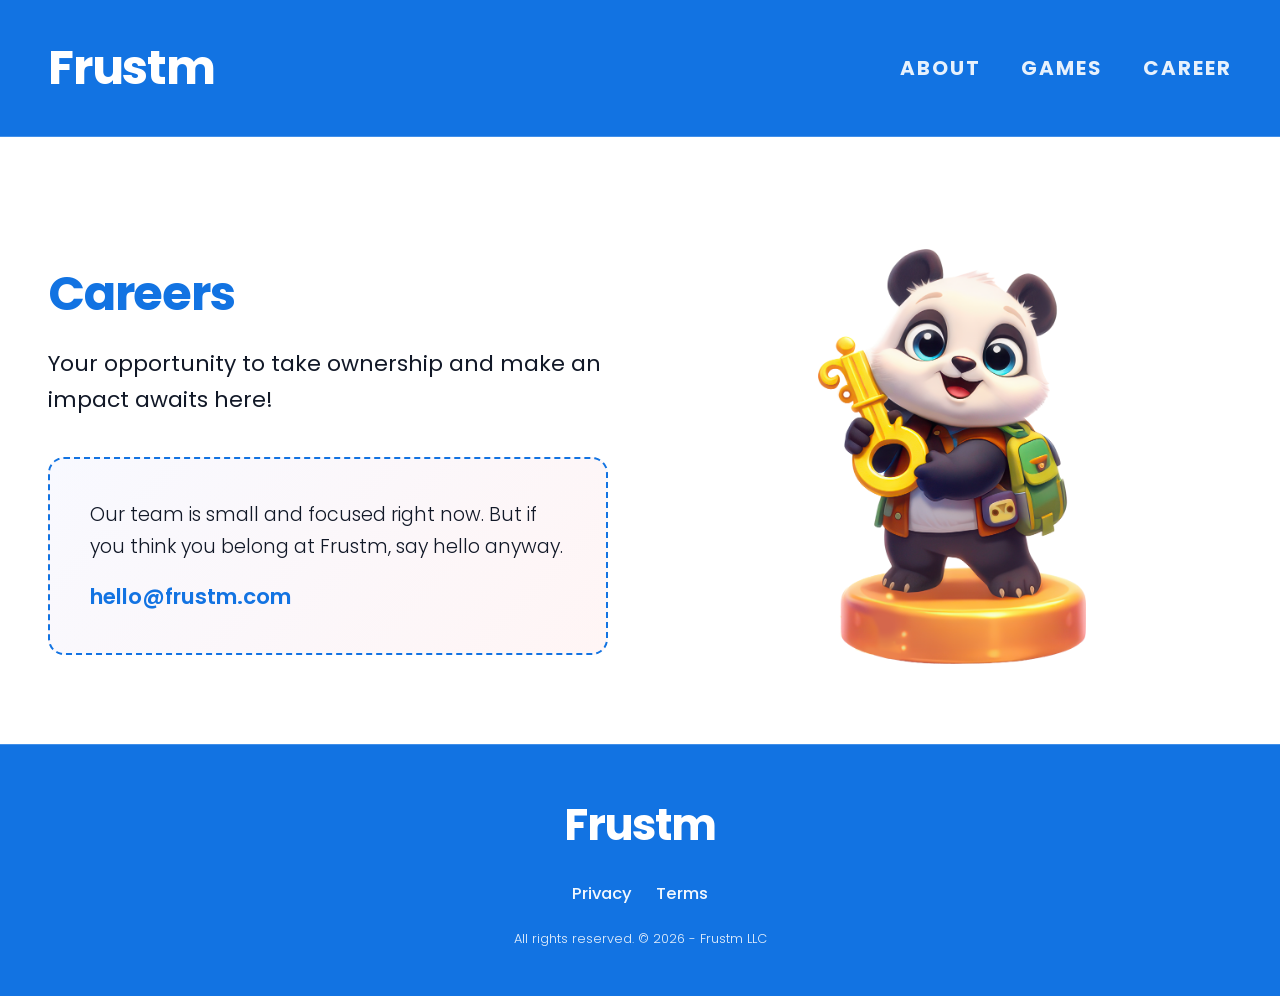
<file: careers.html>
<!DOCTYPE html>
<html lang="en">
<head>
    <meta charset="utf-8"/>
    <meta name="viewport" content="width=device-width, initial-scale=1.0"/>
    <title>Careers - Frustm</title>
    <link rel="icon" href="Fav.png" type="image/png"/>
    <link rel="apple-touch-icon" href="Fav.png"/>
    <link rel="preconnect" href="https://fonts.googleapis.com"/>
    <link rel="preconnect" href="https://fonts.gstatic.com" crossorigin/>
    <link href="https://fonts.googleapis.com/css2?family=Poppins:wght@300;400;500;600;700;800;900&display=swap" rel="stylesheet"/>
    <link href="https://fonts.googleapis.com/css2?family=Material+Symbols+Outlined:wght,FILL@100..700,0..1&display=swap" rel="stylesheet"/>
    <link rel="stylesheet" href="styles.css"/>
</head>
<body>
    <nav class="nav">
        <div class="nav-container">
            <a href="index.html" class="nav-brand">
                <span class="brand-text">Frustm</span>
            </a>
            <div class="nav-links">
                <a class="nav-link" href="index.html#about">About</a>
                <a class="nav-link" href="index.html#our-games">Games</a>
                <a class="nav-link" href="careers.html">Career</a>
            </div>
            <button class="nav-toggle" type="button" aria-label="Toggle menu">
                <span class="material-symbols-outlined">menu</span>
            </button>
        </div>
        <div class="nav-mobile">
            <a class="nav-link" href="index.html#about">About</a>
            <a class="nav-link" href="index.html#our-games">Games</a>
            <a class="nav-link" href="careers.html">Career</a>
        </div>
    </nav>

    <main class="page-content">
        <section class="careers-page">
            <div class="container">
                <div class="careers-page-inner">
                    <div class="careers-page-content">
                        <h1 class="careers-page-heading">Careers</h1>
                        <p class="careers-page-tagline">Your opportunity to take ownership and make an impact awaits here!</p>
                        <div class="careers-not-hiring">
                            <p class="careers-not-hiring-text">Our team is small and focused right now. But if you think you belong at Frustm, say hello anyway.</p>
                            <a href="mailto:hello@frustm.com" class="careers-email">hello@frustm.com</a>
                        </div>
                    </div>
                    <div class="careers-page-image-wrap">
                        <img src="Careers.png" alt="Careers at Frustm" class="careers-page-image"/>
                    </div>
                </div>
            </div>
        </section>
    </main>

    <footer class="footer">
        <div class="container">
            <div class="footer-inner">
                <div class="footer-brand">
                    <span class="footer-brand-text">Frustm</span>
                </div>
                <div class="footer-links">
                    <a href="privacy.html">Privacy</a>
                    <a href="terms.html">Terms</a>
                </div>
                <p class="footer-copyright">All rights reserved. © <span id="year"></span> - Frustm LLC</p>
            </div>
        </div>
    </footer>

    <script src="script.js"></script>
</body>
</html>
</file>
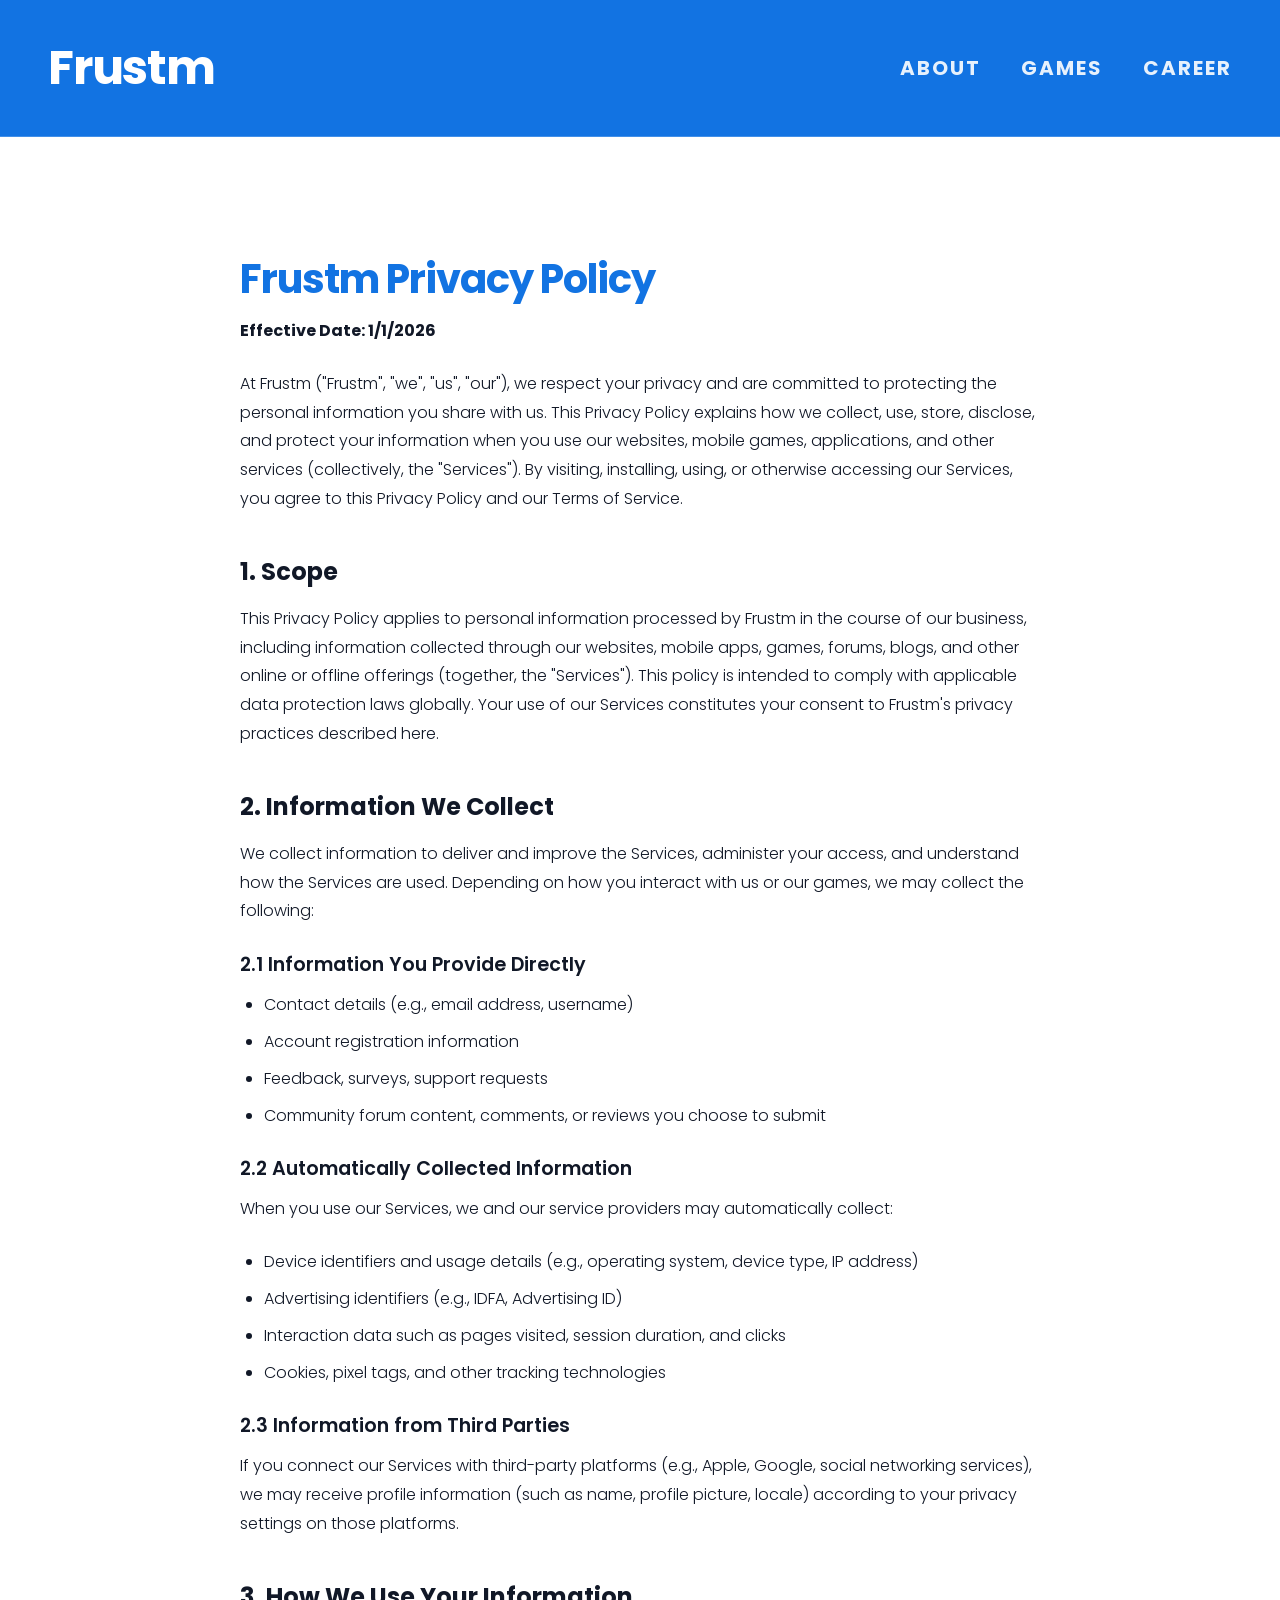
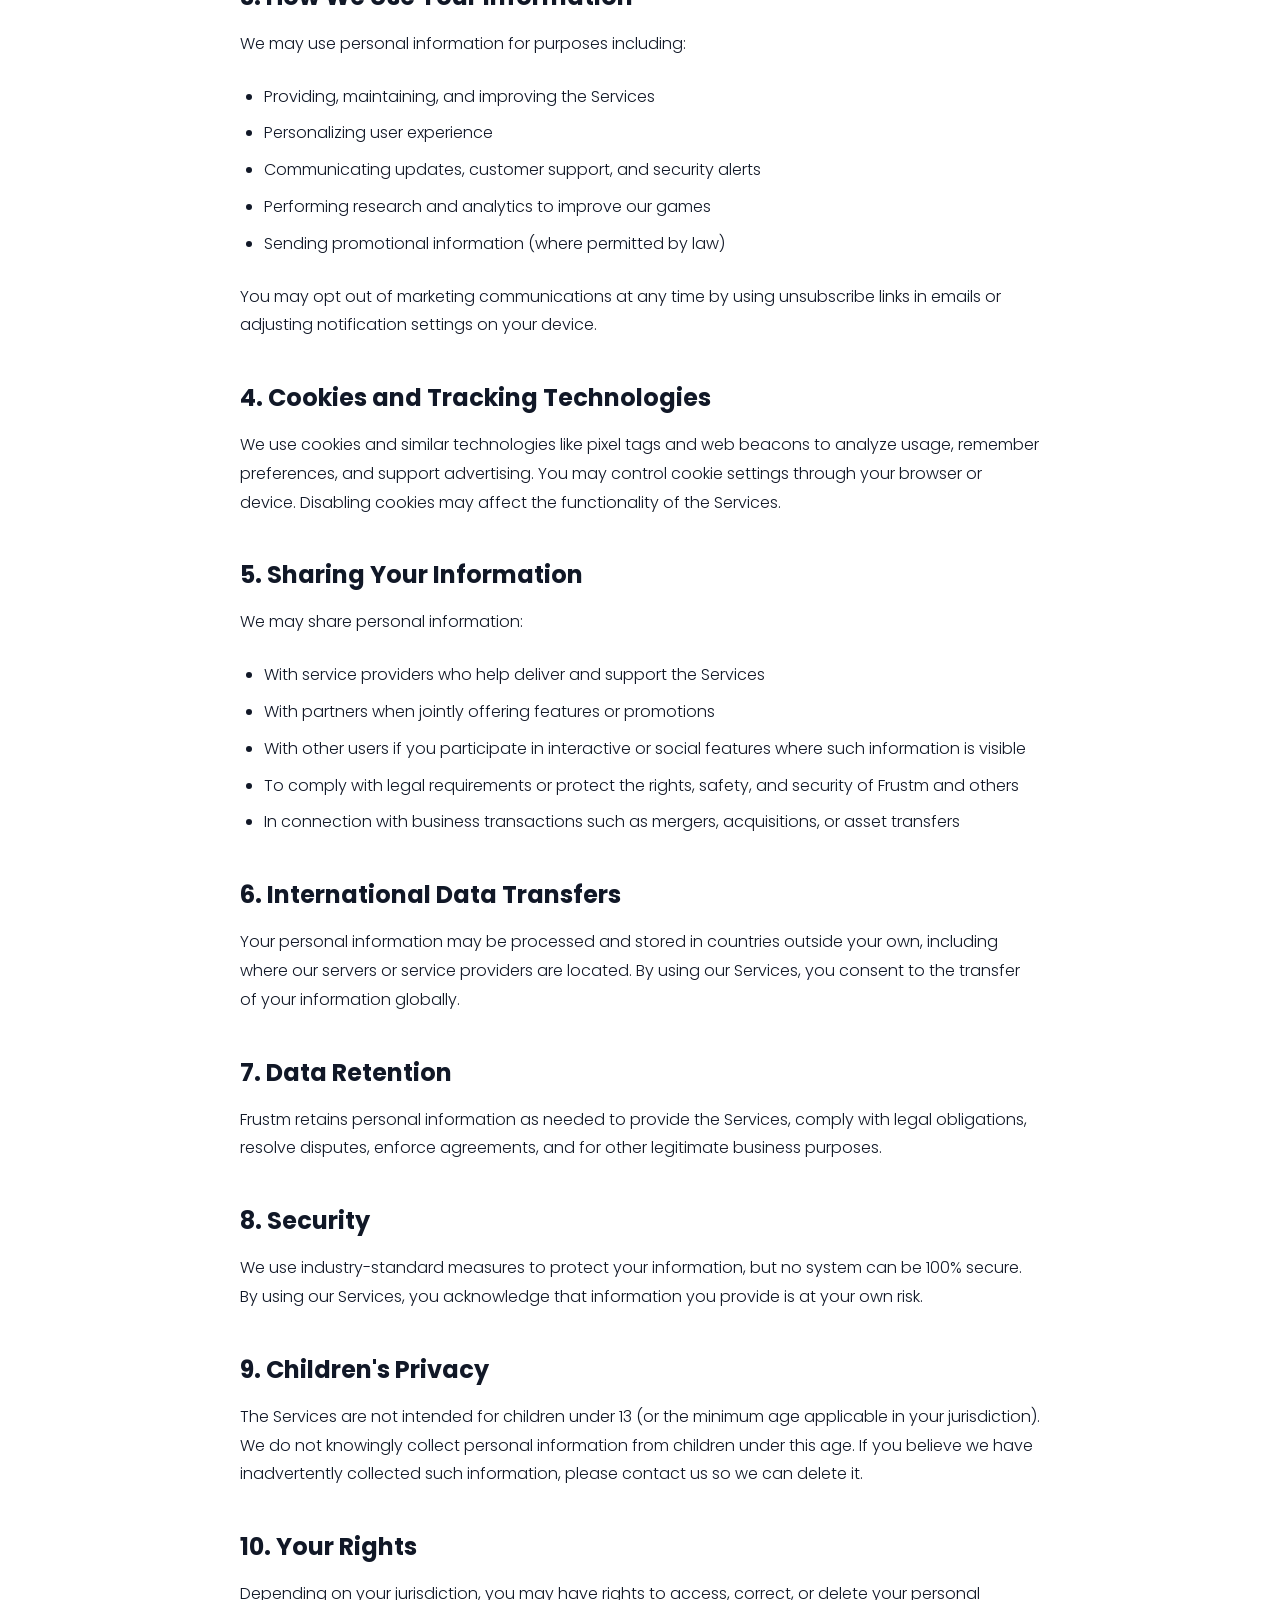
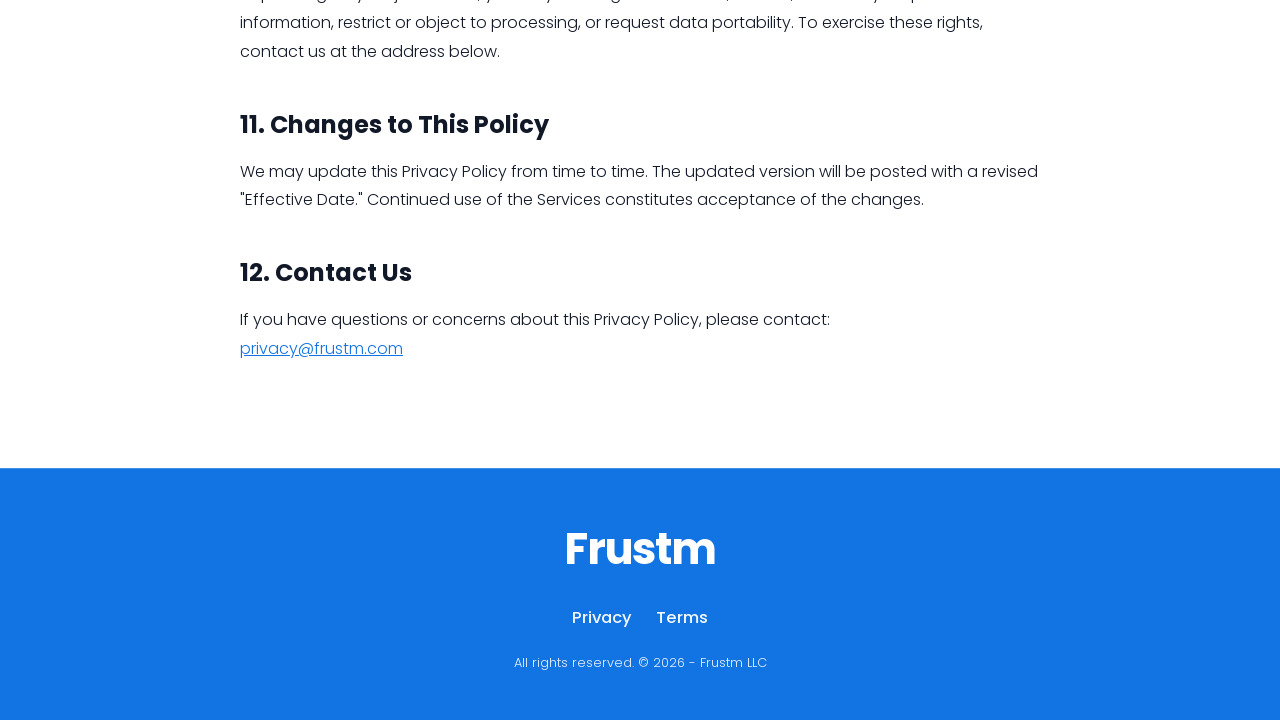
<file: privacy.html>
<!DOCTYPE html>
<html lang="en">
<head>
    <meta charset="utf-8"/>
    <meta name="viewport" content="width=device-width, initial-scale=1.0"/>
    <title>Privacy Policy - Frustm</title>
    <link rel="icon" href="Fav.png" type="image/png"/>
    <link rel="apple-touch-icon" href="Fav.png"/>
    <link rel="preconnect" href="https://fonts.googleapis.com"/>
    <link rel="preconnect" href="https://fonts.gstatic.com" crossorigin/>
    <link href="https://fonts.googleapis.com/css2?family=Poppins:wght@300;400;500;600;700;800;900&display=swap" rel="stylesheet"/>
    <link href="https://fonts.googleapis.com/css2?family=Material+Symbols+Outlined:wght,FILL@100..700,0..1&display=swap" rel="stylesheet"/>
    <link rel="stylesheet" href="styles.css"/>
</head>
<body>
    <nav class="nav">
        <div class="nav-container">
            <a href="index.html" class="nav-brand">
                <span class="brand-text">Frustm</span>
            </a>
            <div class="nav-links">
                <a class="nav-link" href="index.html#about">About</a>
                <a class="nav-link" href="index.html#our-games">Games</a>
                <a class="nav-link" href="careers.html">Career</a>
            </div>
            <button class="nav-toggle" type="button" aria-label="Toggle menu">
                <span class="material-symbols-outlined">menu</span>
            </button>
        </div>
        <div class="nav-mobile">
            <a class="nav-link" href="index.html#about">About</a>
            <a class="nav-link" href="index.html#our-games">Games</a>
            <a class="nav-link" href="careers.html">Career</a>
        </div>
    </nav>

    <main class="page-content">
        <section class="privacy-section">
            <div class="container">
                <article class="privacy-content">
                    <h1 class="privacy-title">Frustm Privacy Policy</h1>
                    <p class="privacy-effective"><strong>Effective Date: 1/1/2026</strong></p>
                    <p class="privacy-intro">
                        At Frustm ("Frustm", "we", "us", "our"), we respect your privacy and are committed to protecting the personal information you share with us. This Privacy Policy explains how we collect, use, store, disclose, and protect your information when you use our websites, mobile games, applications, and other services (collectively, the "Services"). By visiting, installing, using, or otherwise accessing our Services, you agree to this Privacy Policy and our Terms of Service.
                    </p>

                    <h2 class="privacy-h2">1. Scope</h2>
                    <p>
                        This Privacy Policy applies to personal information processed by Frustm in the course of our business, including information collected through our websites, mobile apps, games, forums, blogs, and other online or offline offerings (together, the "Services"). This policy is intended to comply with applicable data protection laws globally. Your use of our Services constitutes your consent to Frustm's privacy practices described here.
                    </p>

                    <h2 class="privacy-h2">2. Information We Collect</h2>
                    <p>
                        We collect information to deliver and improve the Services, administer your access, and understand how the Services are used. Depending on how you interact with us or our games, we may collect the following:
                    </p>

                    <h3 class="privacy-h3">2.1 Information You Provide Directly</h3>
                    <ul>
                        <li>Contact details (e.g., email address, username)</li>
                        <li>Account registration information</li>
                        <li>Feedback, surveys, support requests</li>
                        <li>Community forum content, comments, or reviews you choose to submit</li>
                    </ul>

                    <h3 class="privacy-h3">2.2 Automatically Collected Information</h3>
                    <p>When you use our Services, we and our service providers may automatically collect:</p>
                    <ul>
                        <li>Device identifiers and usage details (e.g., operating system, device type, IP address)</li>
                        <li>Advertising identifiers (e.g., IDFA, Advertising ID)</li>
                        <li>Interaction data such as pages visited, session duration, and clicks</li>
                        <li>Cookies, pixel tags, and other tracking technologies</li>
                    </ul>

                    <h3 class="privacy-h3">2.3 Information from Third Parties</h3>
                    <p>
                        If you connect our Services with third-party platforms (e.g., Apple, Google, social networking services), we may receive profile information (such as name, profile picture, locale) according to your privacy settings on those platforms.
                    </p>

                    <h2 class="privacy-h2">3. How We Use Your Information</h2>
                    <p>We may use personal information for purposes including:</p>
                    <ul>
                        <li>Providing, maintaining, and improving the Services</li>
                        <li>Personalizing user experience</li>
                        <li>Communicating updates, customer support, and security alerts</li>
                        <li>Performing research and analytics to improve our games</li>
                        <li>Sending promotional information (where permitted by law)</li>
                    </ul>
                    <p>
                        You may opt out of marketing communications at any time by using unsubscribe links in emails or adjusting notification settings on your device.
                    </p>

                    <h2 class="privacy-h2">4. Cookies and Tracking Technologies</h2>
                    <p>
                        We use cookies and similar technologies like pixel tags and web beacons to analyze usage, remember preferences, and support advertising. You may control cookie settings through your browser or device. Disabling cookies may affect the functionality of the Services.
                    </p>

                    <h2 class="privacy-h2">5. Sharing Your Information</h2>
                    <p>We may share personal information:</p>
                    <ul>
                        <li>With service providers who help deliver and support the Services</li>
                        <li>With partners when jointly offering features or promotions</li>
                        <li>With other users if you participate in interactive or social features where such information is visible</li>
                        <li>To comply with legal requirements or protect the rights, safety, and security of Frustm and others</li>
                        <li>In connection with business transactions such as mergers, acquisitions, or asset transfers</li>
                    </ul>

                    <h2 class="privacy-h2">6. International Data Transfers</h2>
                    <p>
                        Your personal information may be processed and stored in countries outside your own, including where our servers or service providers are located. By using our Services, you consent to the transfer of your information globally.
                    </p>

                    <h2 class="privacy-h2">7. Data Retention</h2>
                    <p>
                        Frustm retains personal information as needed to provide the Services, comply with legal obligations, resolve disputes, enforce agreements, and for other legitimate business purposes.
                    </p>

                    <h2 class="privacy-h2">8. Security</h2>
                    <p>
                        We use industry-standard measures to protect your information, but no system can be 100% secure. By using our Services, you acknowledge that information you provide is at your own risk.
                    </p>

                    <h2 class="privacy-h2">9. Children's Privacy</h2>
                    <p>
                        The Services are not intended for children under 13 (or the minimum age applicable in your jurisdiction). We do not knowingly collect personal information from children under this age. If you believe we have inadvertently collected such information, please contact us so we can delete it.
                    </p>

                    <h2 class="privacy-h2">10. Your Rights</h2>
                    <p>
                        Depending on your jurisdiction, you may have rights to access, correct, or delete your personal information, restrict or object to processing, or request data portability. To exercise these rights, contact us at the address below.
                    </p>

                    <h2 class="privacy-h2">11. Changes to This Policy</h2>
                    <p>
                        We may update this Privacy Policy from time to time. The updated version will be posted with a revised "Effective Date." Continued use of the Services constitutes acceptance of the changes.
                    </p>

                    <h2 class="privacy-h2">12. Contact Us</h2>
                    <p>
                        If you have questions or concerns about this Privacy Policy, please contact:<br/>
                        <a href="mailto:privacy@frustm.com">privacy@frustm.com</a>
                    </p>
                </article>
            </div>
        </section>
    </main>

    <footer class="footer">
        <div class="container">
            <div class="footer-inner">
                <div class="footer-brand">
                    <span class="footer-brand-text">Frustm</span>
                </div>
                <div class="footer-links">
                    <a href="privacy.html">Privacy</a>
                    <a href="terms.html">Terms</a>
                </div>
                <p class="footer-copyright">All rights reserved. © <span id="year"></span> - Frustm LLC</p>
            </div>
        </div>
    </footer>

    <script src="script.js"></script>
</body>
</html>
</file>
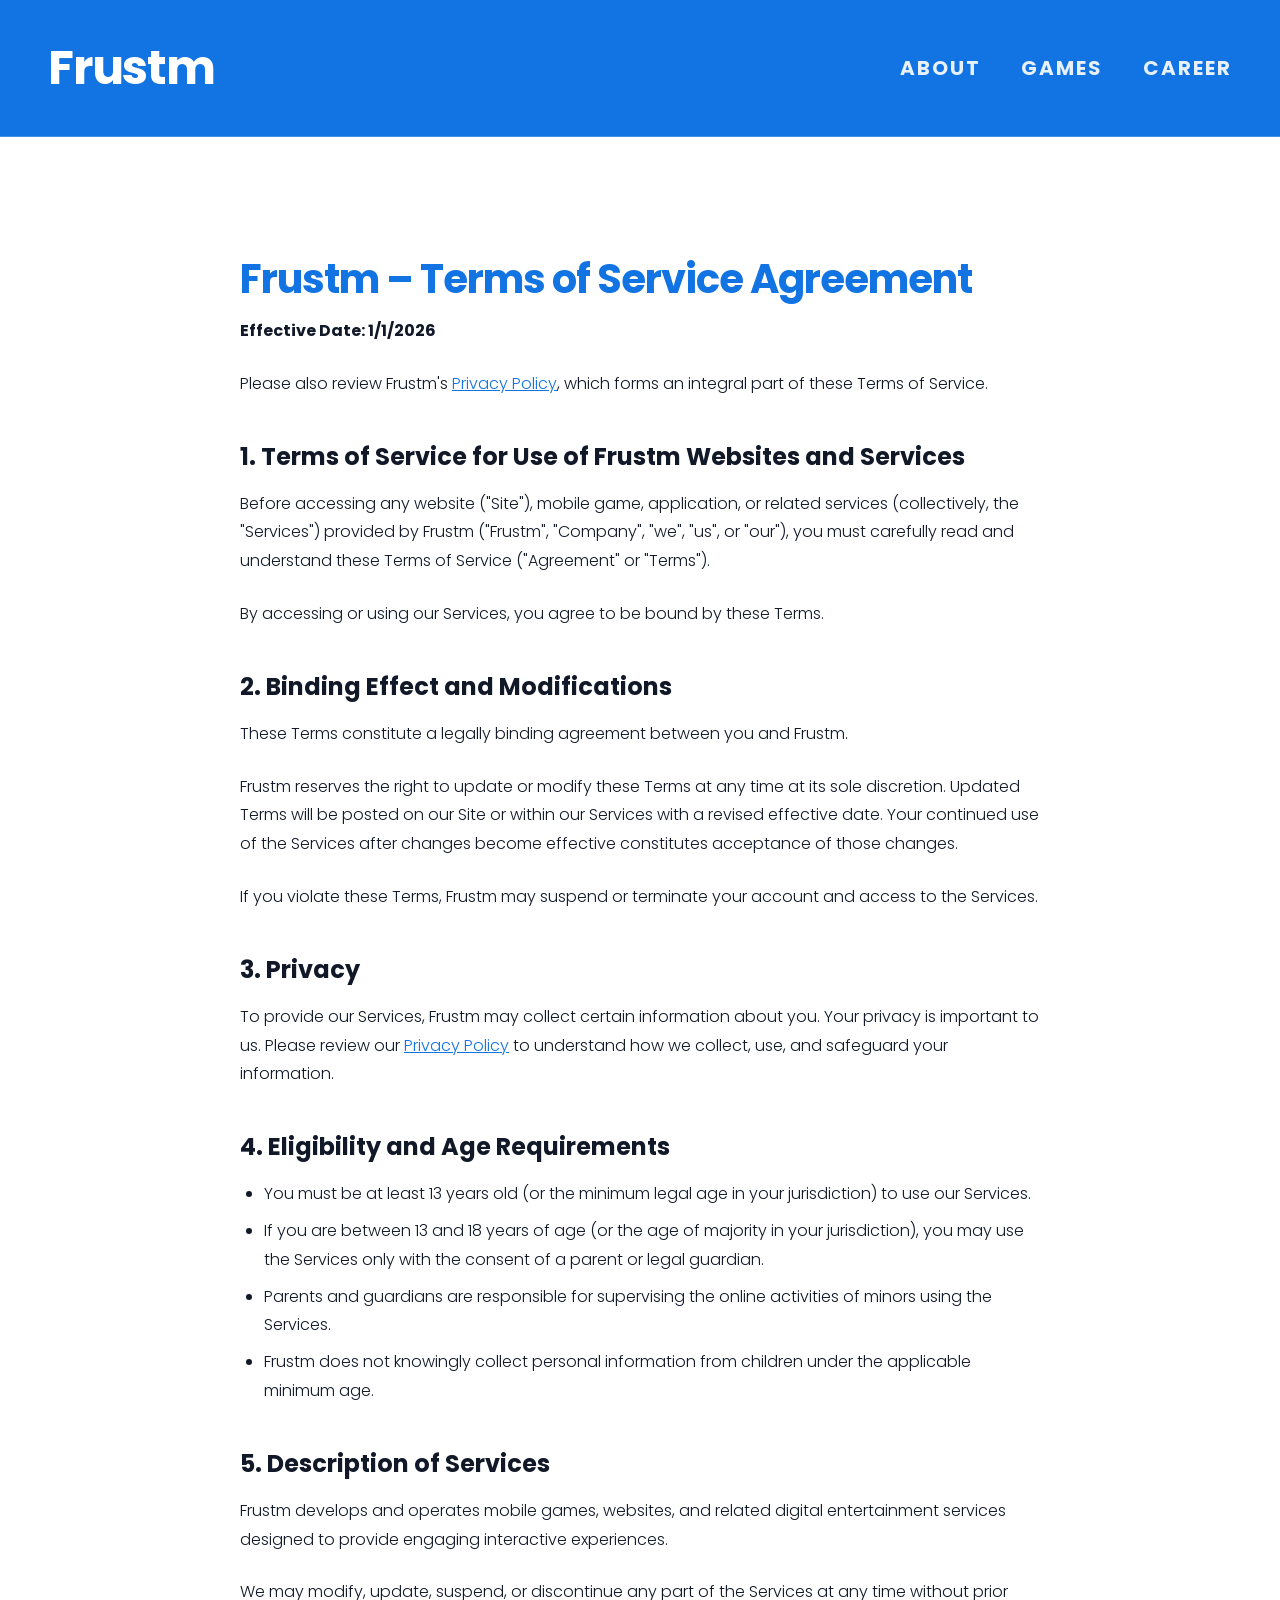
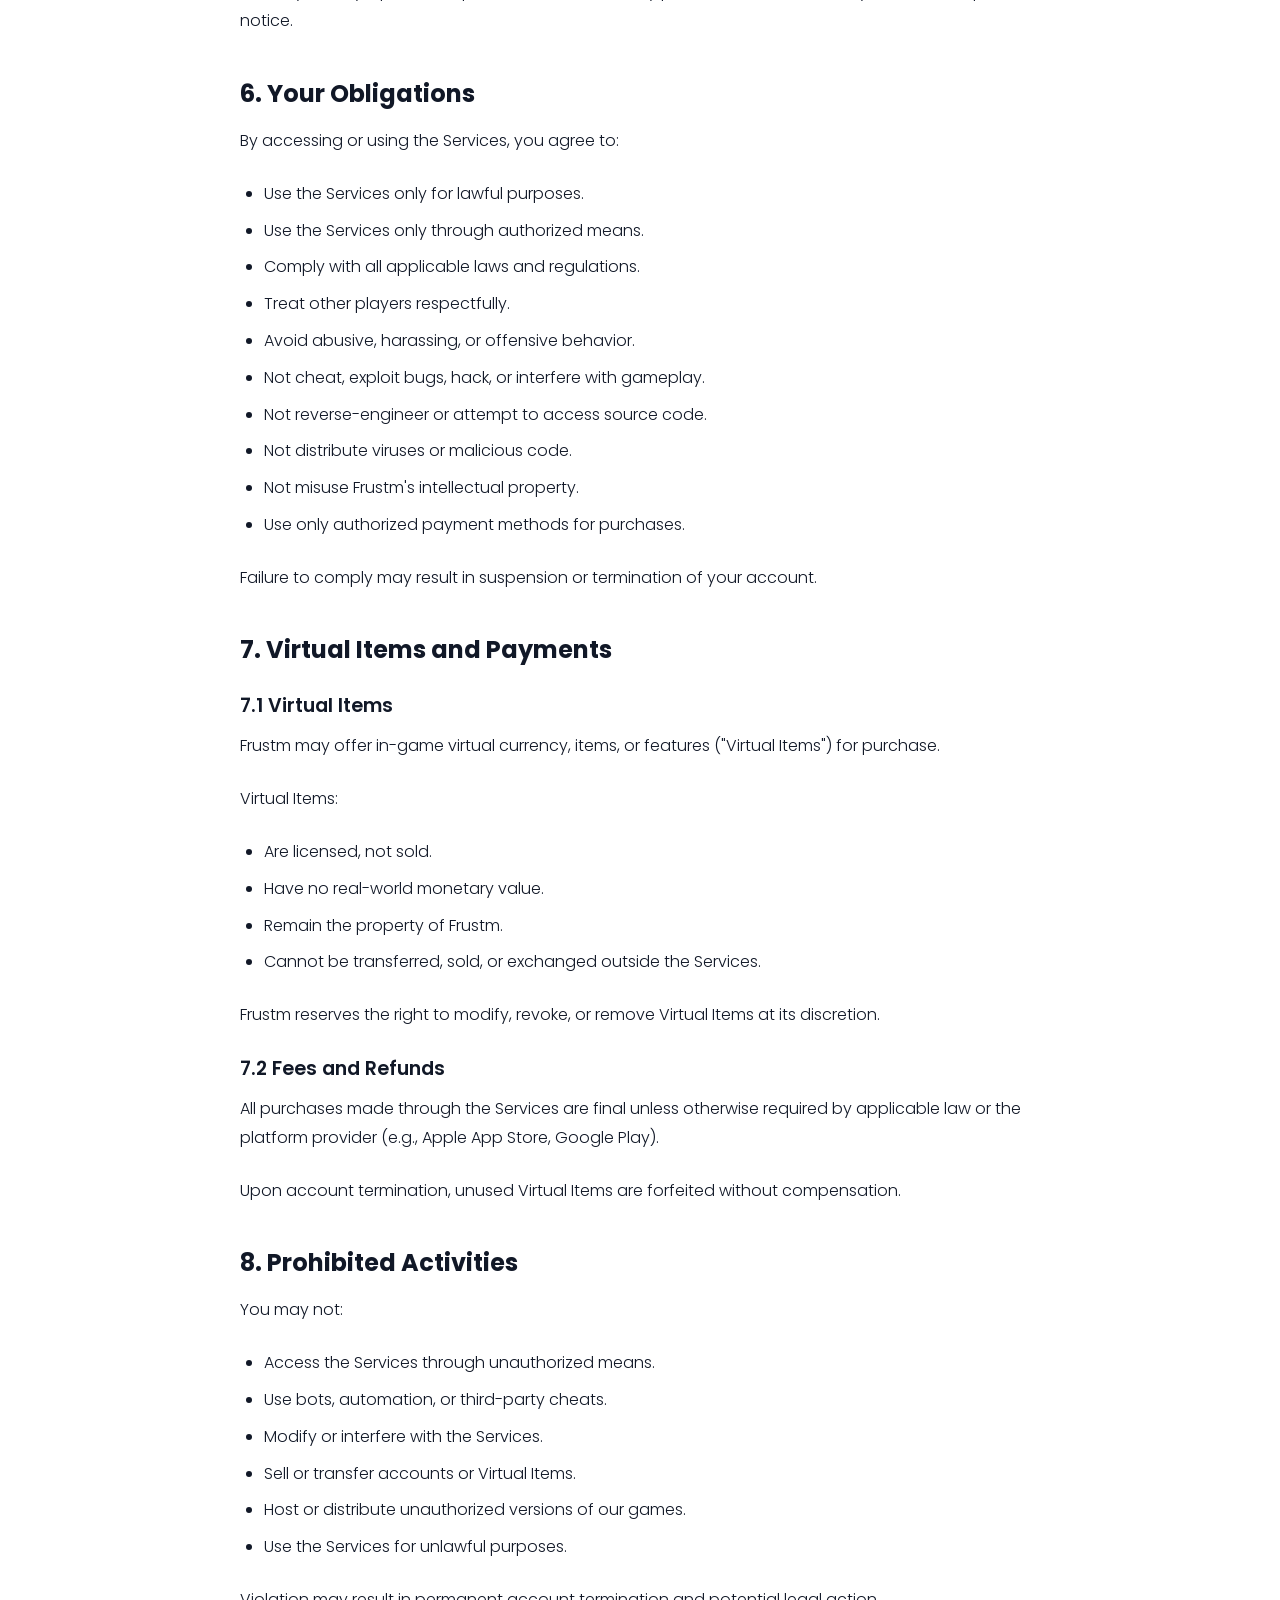
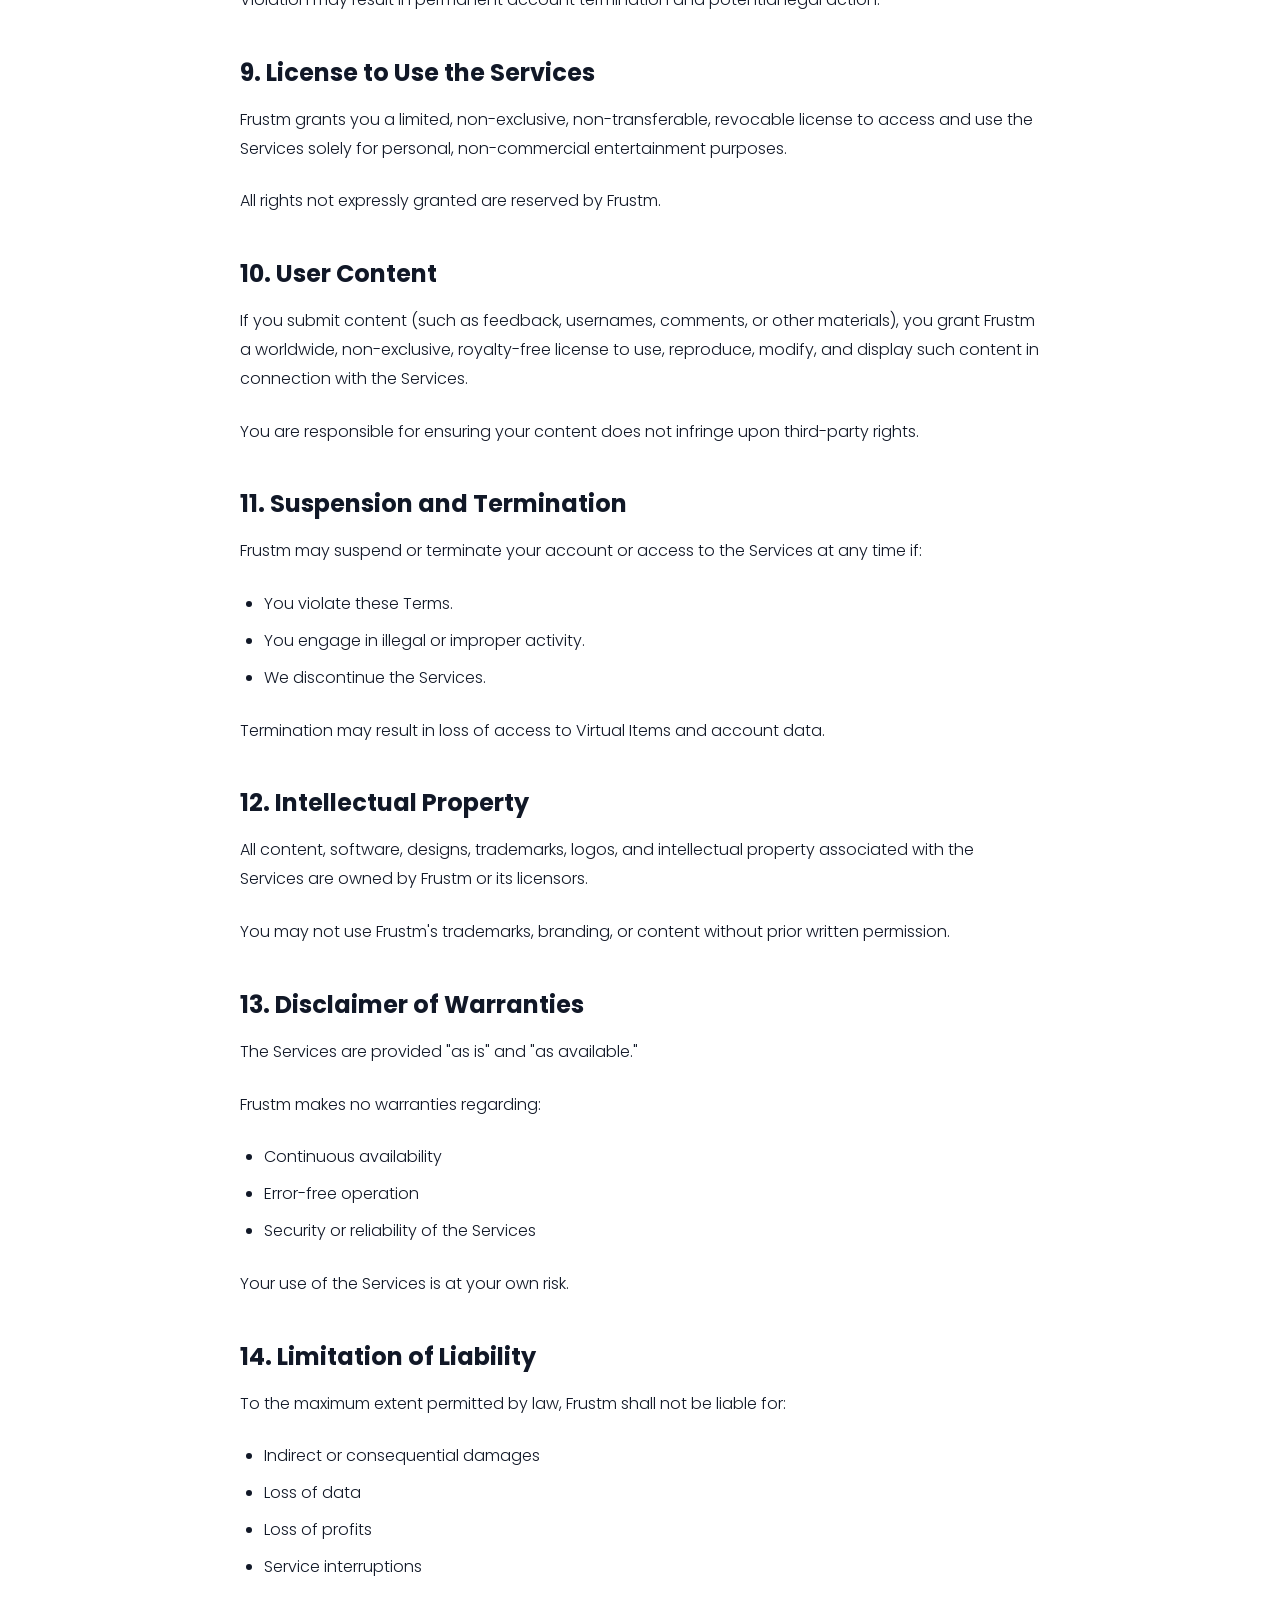
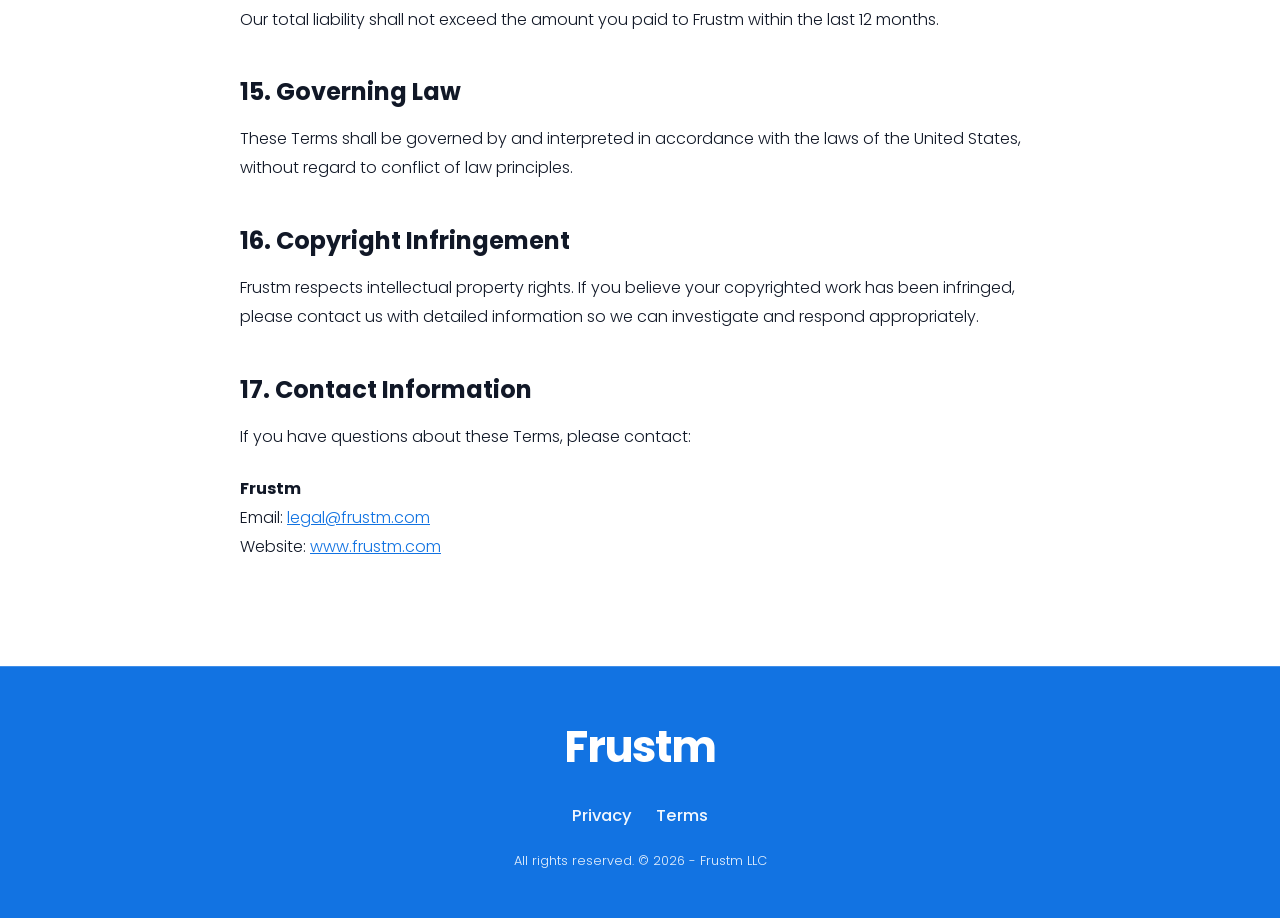
<file: terms.html>
<!DOCTYPE html>
<html lang="en">
<head>
    <meta charset="utf-8"/>
    <meta name="viewport" content="width=device-width, initial-scale=1.0"/>
    <title>Terms of Service - Frustm</title>
    <link rel="icon" href="Fav.png" type="image/png"/>
    <link rel="apple-touch-icon" href="Fav.png"/>
    <link rel="preconnect" href="https://fonts.googleapis.com"/>
    <link rel="preconnect" href="https://fonts.gstatic.com" crossorigin/>
    <link href="https://fonts.googleapis.com/css2?family=Poppins:wght@300;400;500;600;700;800;900&display=swap" rel="stylesheet"/>
    <link href="https://fonts.googleapis.com/css2?family=Material+Symbols+Outlined:wght,FILL@100..700,0..1&display=swap" rel="stylesheet"/>
    <link rel="stylesheet" href="styles.css"/>
</head>
<body>
    <nav class="nav">
        <div class="nav-container">
            <a href="index.html" class="nav-brand">
                <span class="brand-text">Frustm</span>
            </a>
            <div class="nav-links">
                <a class="nav-link" href="index.html#about">About</a>
                <a class="nav-link" href="index.html#our-games">Games</a>
                <a class="nav-link" href="careers.html">Career</a>
            </div>
            <button class="nav-toggle" type="button" aria-label="Toggle menu">
                <span class="material-symbols-outlined">menu</span>
            </button>
        </div>
        <div class="nav-mobile">
            <a class="nav-link" href="index.html#about">About</a>
            <a class="nav-link" href="index.html#our-games">Games</a>
            <a class="nav-link" href="careers.html">Career</a>
        </div>
    </nav>

    <main class="page-content">
        <section class="privacy-section">
            <div class="container">
                <article class="privacy-content">
                    <h1 class="privacy-title">Frustm – Terms of Service Agreement</h1>
                    <p class="privacy-effective"><strong>Effective Date: 1/1/2026</strong></p>
                    <p class="privacy-intro">
                        Please also review Frustm's <a href="privacy.html">Privacy Policy</a>, which forms an integral part of these Terms of Service.
                    </p>

                    <h2 class="privacy-h2">1. Terms of Service for Use of Frustm Websites and Services</h2>
                    <p>
                        Before accessing any website ("Site"), mobile game, application, or related services (collectively, the "Services") provided by Frustm ("Frustm", "Company", "we", "us", or "our"), you must carefully read and understand these Terms of Service ("Agreement" or "Terms").
                    </p>
                    <p>
                        By accessing or using our Services, you agree to be bound by these Terms.
                    </p>

                    <h2 class="privacy-h2">2. Binding Effect and Modifications</h2>
                    <p>
                        These Terms constitute a legally binding agreement between you and Frustm.
                    </p>
                    <p>
                        Frustm reserves the right to update or modify these Terms at any time at its sole discretion. Updated Terms will be posted on our Site or within our Services with a revised effective date. Your continued use of the Services after changes become effective constitutes acceptance of those changes.
                    </p>
                    <p>
                        If you violate these Terms, Frustm may suspend or terminate your account and access to the Services.
                    </p>

                    <h2 class="privacy-h2">3. Privacy</h2>
                    <p>
                        To provide our Services, Frustm may collect certain information about you. Your privacy is important to us. Please review our <a href="privacy.html">Privacy Policy</a> to understand how we collect, use, and safeguard your information.
                    </p>

                    <h2 class="privacy-h2">4. Eligibility and Age Requirements</h2>
                    <ul>
                        <li>You must be at least 13 years old (or the minimum legal age in your jurisdiction) to use our Services.</li>
                        <li>If you are between 13 and 18 years of age (or the age of majority in your jurisdiction), you may use the Services only with the consent of a parent or legal guardian.</li>
                        <li>Parents and guardians are responsible for supervising the online activities of minors using the Services.</li>
                        <li>Frustm does not knowingly collect personal information from children under the applicable minimum age.</li>
                    </ul>

                    <h2 class="privacy-h2">5. Description of Services</h2>
                    <p>
                        Frustm develops and operates mobile games, websites, and related digital entertainment services designed to provide engaging interactive experiences.
                    </p>
                    <p>
                        We may modify, update, suspend, or discontinue any part of the Services at any time without prior notice.
                    </p>

                    <h2 class="privacy-h2">6. Your Obligations</h2>
                    <p>By accessing or using the Services, you agree to:</p>
                    <ul>
                        <li>Use the Services only for lawful purposes.</li>
                        <li>Use the Services only through authorized means.</li>
                        <li>Comply with all applicable laws and regulations.</li>
                        <li>Treat other players respectfully.</li>
                        <li>Avoid abusive, harassing, or offensive behavior.</li>
                        <li>Not cheat, exploit bugs, hack, or interfere with gameplay.</li>
                        <li>Not reverse-engineer or attempt to access source code.</li>
                        <li>Not distribute viruses or malicious code.</li>
                        <li>Not misuse Frustm's intellectual property.</li>
                        <li>Use only authorized payment methods for purchases.</li>
                    </ul>
                    <p>Failure to comply may result in suspension or termination of your account.</p>

                    <h2 class="privacy-h2">7. Virtual Items and Payments</h2>
                    <h3 class="privacy-h3">7.1 Virtual Items</h3>
                    <p>
                        Frustm may offer in-game virtual currency, items, or features ("Virtual Items") for purchase.
                    </p>
                    <p>Virtual Items:</p>
                    <ul>
                        <li>Are licensed, not sold.</li>
                        <li>Have no real-world monetary value.</li>
                        <li>Remain the property of Frustm.</li>
                        <li>Cannot be transferred, sold, or exchanged outside the Services.</li>
                    </ul>
                    <p>Frustm reserves the right to modify, revoke, or remove Virtual Items at its discretion.</p>

                    <h3 class="privacy-h3">7.2 Fees and Refunds</h3>
                    <p>
                        All purchases made through the Services are final unless otherwise required by applicable law or the platform provider (e.g., Apple App Store, Google Play).
                    </p>
                    <p>
                        Upon account termination, unused Virtual Items are forfeited without compensation.
                    </p>

                    <h2 class="privacy-h2">8. Prohibited Activities</h2>
                    <p>You may not:</p>
                    <ul>
                        <li>Access the Services through unauthorized means.</li>
                        <li>Use bots, automation, or third-party cheats.</li>
                        <li>Modify or interfere with the Services.</li>
                        <li>Sell or transfer accounts or Virtual Items.</li>
                        <li>Host or distribute unauthorized versions of our games.</li>
                        <li>Use the Services for unlawful purposes.</li>
                    </ul>
                    <p>Violation may result in permanent account termination and potential legal action.</p>

                    <h2 class="privacy-h2">9. License to Use the Services</h2>
                    <p>
                        Frustm grants you a limited, non-exclusive, non-transferable, revocable license to access and use the Services solely for personal, non-commercial entertainment purposes.
                    </p>
                    <p>
                        All rights not expressly granted are reserved by Frustm.
                    </p>

                    <h2 class="privacy-h2">10. User Content</h2>
                    <p>
                        If you submit content (such as feedback, usernames, comments, or other materials), you grant Frustm a worldwide, non-exclusive, royalty-free license to use, reproduce, modify, and display such content in connection with the Services.
                    </p>
                    <p>
                        You are responsible for ensuring your content does not infringe upon third-party rights.
                    </p>

                    <h2 class="privacy-h2">11. Suspension and Termination</h2>
                    <p>
                        Frustm may suspend or terminate your account or access to the Services at any time if:
                    </p>
                    <ul>
                        <li>You violate these Terms.</li>
                        <li>You engage in illegal or improper activity.</li>
                        <li>We discontinue the Services.</li>
                    </ul>
                    <p>
                        Termination may result in loss of access to Virtual Items and account data.
                    </p>

                    <h2 class="privacy-h2">12. Intellectual Property</h2>
                    <p>
                        All content, software, designs, trademarks, logos, and intellectual property associated with the Services are owned by Frustm or its licensors.
                    </p>
                    <p>
                        You may not use Frustm's trademarks, branding, or content without prior written permission.
                    </p>

                    <h2 class="privacy-h2">13. Disclaimer of Warranties</h2>
                    <p>
                        The Services are provided "as is" and "as available."
                    </p>
                    <p>Frustm makes no warranties regarding:</p>
                    <ul>
                        <li>Continuous availability</li>
                        <li>Error-free operation</li>
                        <li>Security or reliability of the Services</li>
                    </ul>
                    <p>Your use of the Services is at your own risk.</p>

                    <h2 class="privacy-h2">14. Limitation of Liability</h2>
                    <p>To the maximum extent permitted by law, Frustm shall not be liable for:</p>
                    <ul>
                        <li>Indirect or consequential damages</li>
                        <li>Loss of data</li>
                        <li>Loss of profits</li>
                        <li>Service interruptions</li>
                    </ul>
                    <p>
                        Our total liability shall not exceed the amount you paid to Frustm within the last 12 months.
                    </p>

                    <h2 class="privacy-h2">15. Governing Law</h2>
                    <p>
                        These Terms shall be governed by and interpreted in accordance with the laws of the United States, without regard to conflict of law principles.
                    </p>

                    <h2 class="privacy-h2">16. Copyright Infringement</h2>
                    <p>
                        Frustm respects intellectual property rights. If you believe your copyrighted work has been infringed, please contact us with detailed information so we can investigate and respond appropriately.
                    </p>

                    <h2 class="privacy-h2">17. Contact Information</h2>
                    <p>
                        If you have questions about these Terms, please contact:
                    </p>
                    <p>
                        <strong>Frustm</strong><br/>
                        Email: <a href="mailto:legal@frustm.com">legal@frustm.com</a><br/>
                        Website: <a href="https://www.frustm.com" target="_blank" rel="noopener noreferrer">www.frustm.com</a>
                    </p>
                </article>
            </div>
        </section>
    </main>

    <footer class="footer">
        <div class="container">
            <div class="footer-inner">
                <div class="footer-brand">
                    <span class="footer-brand-text">Frustm</span>
                </div>
                <div class="footer-links">
                    <a href="privacy.html">Privacy</a>
                    <a href="terms.html">Terms</a>
                </div>
                <p class="footer-copyright">All rights reserved. © <span id="year"></span> - Frustm LLC</p>
            </div>
        </div>
    </footer>

    <script src="script.js"></script>
</body>
</html>
</file>
<file: styles.css>
/* Frustm Studio - Vanilla CSS */

:root {
    --primary: #1a4ad9;
    --header-footer: #1273E2;
    --background-light: #ffffff;
    --background-dark: #f8f8f8;
    --gray-50: #f9fafb;
    --gray-100: #f3f4f6;
    --gray-200: #e5e7eb;
    --gray-400: #9ca3af;
    --gray-500: #6b7280;
    --gray-600: #4b5563;
    --gray-900: #111827;
    --green-500: #22c55e;
    --max-width: 1800px;
}

* {
    box-sizing: border-box;
}

html {
    scroll-behavior: smooth;
}

body {
    font-family: "Poppins", sans-serif;
    font-weight: 300;
    background: var(--background-light);
    color: var(--gray-900);
    -webkit-font-smoothing: antialiased;
    margin: 0;
    padding: 0;
}

body ::selection {
    background: var(--primary);
    color: white;
}

/* Material Symbols */
.material-symbols-outlined {
    font-variation-settings: 'FILL' 0, 'wght' 400, 'GRAD' 0, 'opsz' 24;
}

/* Layout */
.container {
    max-width: var(--max-width);
    margin: 0 auto;
    padding: 0 1.5rem;
}

@media (min-width: 1024px) {
    .container {
        padding: 0 3rem;
    }
}

/* Typography */
.text-primary {
    color: var(--primary);
}

/* Navigation */
.nav {
    position: relative;
    width: 100%;
    background: var(--header-footer);
    border-bottom: 1px solid rgba(255, 255, 255, 0.2);
    padding: 2rem 0;
    transition: all 0.3s ease;
}

.nav-container {
    max-width: var(--max-width);
    margin: 0 auto;
    padding: 0 1.5rem;
    display: flex;
    justify-content: space-between;
    align-items: center;
}

@media (min-width: 1024px) {
    .nav-container {
        padding: 0 3rem;
    }
}

.nav-brand {
    display: flex;
    flex-shrink: 0;
    align-items: center;
    gap: 0.75rem;
}

.nav-brand-icon {
    width: 40px;
    height: 40px;
    object-fit: contain;
}

.nav .brand-dot,
.footer .brand-dot {
    width: 20px;
    height: 20px;
    background: white;
}

.brand-dot {
    width: 20px;
    height: 20px;
    background: var(--primary);
}

.nav .brand-text {
    color: white;
}

.brand-text {
    font-weight: 700;
    font-size: 2.97rem;
    letter-spacing: -0.025em;
    color: var(--gray-900);
}

.nav-links {
    display: none;
    gap: 2.5rem;
    align-items: center;
    margin-left: auto;
}

@media (min-width: 768px) {
    .nav-links {
        display: flex;
    }
}

.nav-link {
    position: relative;
    color: rgba(255, 255, 255, 0.9);
    font-weight: 700;
    font-size: 1.25rem;
    text-transform: uppercase;
    letter-spacing: 0.1em;
    text-decoration: none;
    transition: color 0.3s ease;
}

.nav .nav-link:hover,
.nav-mobile .nav-link:hover {
    color: white;
}

.nav-link::after {
    content: '';
    position: absolute;
    width: 0;
    height: 1px;
    bottom: -2px;
    left: 0;
    background-color: white;
    transition: width 0.3s ease;
}

.nav-link:hover::after {
    width: 100%;
}

.nav-cta {
    display: none;
}

@media (min-width: 768px) {
    .nav-cta {
        display: block;
    }
}

.btn-contact {
    display: inline-block;
    font-size: 1rem;
    font-weight: 700;
    text-transform: uppercase;
    letter-spacing: 0.1em;
    color: white;
    border: 2px solid white;
    padding: 0.75rem 1.75rem;
    text-decoration: none;
    transition: all 0.3s ease;
}

.btn-contact:hover {
    background: white;
    color: var(--header-footer);
}

.nav-toggle {
    display: flex;
    align-items: center;
    background: none;
    border: none;
    cursor: pointer;
    color: white;
    padding: 0;
}

.nav-toggle:hover {
    color: rgba(255, 255, 255, 0.8);
}

.nav-toggle:focus {
    outline: none;
}

@media (min-width: 768px) {
    .nav-toggle {
        display: none;
    }
}

.nav-mobile {
    display: none;
    flex-direction: column;
    gap: 1rem;
    padding: 1.5rem;
    border-top: 1px solid rgba(255, 255, 255, 0.2);
    background: var(--header-footer);
}

.nav-mobile.is-open {
    display: flex;
}

@media (min-width: 768px) {
    .nav-mobile {
        display: none !important;
    }
}

.nav-mobile .nav-link,
.nav-mobile .btn-contact {
    display: block;
    padding: 0.5rem 0;
}

/* Hero Header */
.hero-header {
    width: 100%;
    max-width: 100%;
    margin: 0;
    padding: 0;
    overflow: hidden;
    background: #f8f4ff;
}

.hero-header-img {
    width: 100%;
    max-width: 100%;
    height: auto;
    aspect-ratio: 16 / 9;
    object-fit: cover;
    object-position: center;
    display: block;
    vertical-align: bottom;
}

/* Stats */
.stats {
    padding: 2rem 0;
    border-top: 1px solid var(--gray-100);
    background: rgba(249, 250, 251, 0.5);
}

.stats-inner {
    display: flex;
    flex-direction: column;
    align-items: center;
    justify-content: space-between;
    gap: 1rem;
}

@media (min-width: 768px) {
    .stats-inner {
        flex-direction: row;
    }
}

.stats-label {
    font-size: 0.75rem;
    font-weight: 700;
    color: var(--gray-400);
    text-transform: uppercase;
    letter-spacing: 0.1em;
}

.stats-items {
    display: flex;
    gap: 2rem;
    font-size: 0.875rem;
    font-weight: 500;
    color: var(--gray-600);
}

.stats-sep {
    color: var(--gray-200);
}

/* Section label */
.section-label {
    font-size: 0.75rem;
    font-weight: 700;
    color: var(--gray-400);
    text-transform: uppercase;
    letter-spacing: 0.1em;
}

/* About */
.about {
    padding: 5rem 0;
    background: white;
}

.about-inner {
    max-width: 56rem;
    margin: 0 auto;
    text-align: center;
}

.about-heading {
    font-size: 2.6rem;
    font-weight: 700;
    color: var(--header-footer);
    margin: 0 0 2rem 0;
    letter-spacing: -0.025em;
}

.about-text {
    font-size: 1.1rem;
    font-weight: 400;
    color: var(--gray-900);
    line-height: 1.8;
    margin: 0 0 1.5rem 0;
}

.about-text:last-child {
    margin-bottom: 0;
}

@media (min-width: 768px) {
    .about-heading {
        font-size: 3.25rem;
    }
    
    .about-text {
        font-size: 1.24rem;
    }
}

/* Our Games */
.our-games {
    padding: 5rem 0;
    background: var(--gray-50);
}

.our-games .container {
    max-width: 1400px;
}

.our-games-heading {
    font-size: 2.6rem;
    font-weight: 700;
    color: var(--header-footer);
    margin: 0 0 4rem 0;
    letter-spacing: -0.025em;
    text-align: center;
}

.game-showcase {
    display: flex;
    flex-direction: column;
    align-items: center;
    gap: 3rem;
    margin-bottom: 5rem;
}

.game-showcase:last-child {
    margin-bottom: 0;
}

.game-showcase-content {
    flex: 1;
    max-width: 500px;
}

.game-showcase-image {
    flex: 1;
    display: flex;
    justify-content: center;
    align-items: center;
}

.phone-mockup {
    max-width: 320px;
    width: 100%;
    height: auto;
    border-radius: 2.5rem;
    box-shadow: 0 20px 40px rgba(0, 0, 0, 0.15);
}

.game-showcase-title {
    font-size: 3rem;
    font-weight: 700;
    color: var(--header-footer);
    margin: 0 0 2rem 0;
    letter-spacing: -0.025em;
}

.game-showcase-desc {
    font-size: 1.5rem;
    font-weight: 400;
    color: var(--gray-900);
    line-height: 1.6;
    margin: 0 0 2rem 0;
}

.game-showcase-more {
    display: inline-block;
    font-size: 1.25rem;
    font-weight: 600;
    color: var(--gray-900);
    text-decoration: none;
    margin-bottom: 2rem;
    transition: color 0.3s ease;
}

.game-showcase-more:hover {
    color: var(--header-footer);
}

.game-showcase-badges {
    display: flex;
    flex-direction: column;
    gap: 0.75rem;
}

.badge-link {
    display: inline-block;
}

.store-badge {
    height: 50px;
    width: auto;
}

@media (min-width: 768px) {
    .our-games-heading {
        font-size: 3.25rem;
    }

    .game-showcase {
        flex-direction: row;
        gap: 4rem;
        align-items: center;
    }

    .game-showcase-reverse {
        flex-direction: row-reverse;
    }

    .phone-mockup {
        max-width: 380px;
    }

    .game-showcase-title {
        font-size: 3.5rem;
    }

    .game-showcase-desc {
        font-size: 1.75rem;
    }
    
    .game-showcase-more {
        font-size: 1.5rem;
    }
    
    .store-badge {
        height: 60px;
    }
}

/* Games */
.games {
    padding: 8rem 0;
    background: var(--gray-50);
}

.games-header {
    display: flex;
    justify-content: space-between;
    align-items: flex-end;
    margin-bottom: 5rem;
}

.games-archive {
    font-size: 0.75rem;
    font-weight: 700;
    color: var(--primary);
    text-transform: uppercase;
    letter-spacing: 0.1em;
    text-decoration: none;
    transition: opacity 0.3s ease;
}

.games-archive:hover {
    opacity: 0.7;
}

.games-grid {
    display: grid;
    grid-template-columns: 1fr;
    gap: 2rem 2rem;
}

@media (min-width: 1024px) {
    .games-grid {
        grid-template-columns: repeat(3, 1fr);
        gap: 2rem;
    }
}

.game-card {
    display: flex;
    flex-direction: column;
    height: 100%;
}

.game-card-offset {
    margin-top: 0;
}

@media (min-width: 1024px) {
    .game-card-offset {
        margin-top: 6rem;
    }
}

.game-image-wrap {
    aspect-ratio: 4 / 5;
    overflow: hidden;
    background: var(--gray-200);
    margin-bottom: 1.5rem;
    position: relative;
}

.game-image-wrap:hover .game-image {
    filter: grayscale(0%);
    transform: scale(1.05);
}

.game-image-wrap::before {
    content: '';
    position: absolute;
    inset: 0;
    background: transparent;
    transition: background 0.5s ease;
    z-index: 1;
}

.game-image-wrap:hover::before {
    background: rgba(26, 74, 217, 0.05);
}

.game-image {
    width: 100%;
    height: 100%;
    object-fit: cover;
    filter: grayscale(100%);
    transition: filter 0.5s ease, transform 0.7s ease;
}

.game-info {
    display: flex;
    flex-direction: column;
    flex-grow: 1;
}

.game-title {
    font-size: 1.5rem;
    font-weight: 700;
    color: var(--gray-900);
    letter-spacing: -0.025em;
    margin: 0 0 0.25rem 0;
}

.game-genre {
    font-size: 0.875rem;
    color: var(--gray-500);
    margin: 0 0 1rem 0;
}

.game-link-wrap {
    margin-top: auto;
    padding-top: 1rem;
    border-top: 1px solid var(--gray-200);
}

.game-link {
    display: inline-flex;
    align-items: center;
    font-size: 0.75rem;
    font-weight: 700;
    text-transform: uppercase;
    letter-spacing: 0.1em;
    color: var(--primary);
    text-decoration: none;
    transition: color 0.3s ease;
}

.game-link:hover {
    color: var(--gray-900);
}

.game-link .material-symbols-outlined {
    font-size: 16px;
    margin-left: 0.25rem;
}

/* Values */
.values {
    padding: 5rem 0;
    background: white;
}

.our-values-heading {
    font-size: 2.6rem;
    font-weight: 700;
    color: var(--header-footer);
    margin: 0 0 3rem 0;
    letter-spacing: -0.025em;
    text-align: center;
}

@media (min-width: 768px) {
    .our-values-heading {
        font-size: 3.25rem;
    }
}

.values-list {
    max-width: 900px;
    margin: 0 auto;
    display: flex;
    flex-direction: column;
    gap: 1.5rem;
}

.value-card {
    background: white;
    padding: 2rem 2.5rem;
    border-radius: 8px;
    box-shadow: 0 1px 3px rgba(0, 0, 0, 0.05);
}

.value-card-text {
    font-size: 1.125rem;
    font-weight: 400;
    color: var(--gray-900);
    line-height: 1.7;
    margin: 0;
}

.value-card-text strong {
    font-weight: 700;
    color: var(--gray-900);
}

/* Careers */
.careers {
    padding: 5rem 0;
    background: var(--gray-50);
}

.careers-inner {
    display: flex;
    flex-direction: column;
    align-items: center;
    gap: 3rem;
    max-width: 1400px;
    margin: 0 auto;
}

.careers-content {
    flex: 1;
    max-width: 500px;
}

.careers-heading {
    font-size: 2.5rem;
    font-weight: 700;
    color: var(--header-footer);
    margin: 0 0 1.5rem 0;
    letter-spacing: -0.025em;
}

.careers-desc {
    font-size: 1.25rem;
    font-weight: 400;
    color: var(--gray-900);
    line-height: 1.6;
    margin: 0 0 2rem 0;
}

.careers-btn {
    display: inline-block;
    font-size: 1rem;
    font-weight: 700;
    color: white;
    background: var(--header-footer);
    padding: 1rem 2rem;
    border-radius: 50px;
    text-decoration: none;
    transition: opacity 0.3s ease;
}

.careers-btn:hover {
    opacity: 0.9;
}

.careers-image-wrap {
    flex: 1;
    display: flex;
    justify-content: center;
    align-items: center;
}

.careers-image-wrap img,
.careers-image {
    max-width: 48%;
    width: auto;
    height: auto;
}

@media (min-width: 768px) {
    .careers-inner {
        flex-direction: row;
        align-items: center;
        gap: 4rem;
    }

    .careers-heading {
        font-size: 3rem;
    }

    .careers-desc {
        font-size: 1.375rem;
    }
}

/* Careers Page */
.careers-page {
    padding: 5rem 0;
    background: white;
}

.careers-page-inner {
    display: flex;
    flex-direction: column;
    align-items: center;
    gap: 3rem;
    max-width: 1400px;
    margin: 0 auto;
}

.careers-page-content {
    flex: 1;
    max-width: 600px;
}

.careers-page-heading {
    font-size: 2.5rem;
    font-weight: 700;
    color: var(--header-footer);
    margin: 0 0 1rem 0;
    letter-spacing: -0.025em;
}

.careers-page-tagline {
    font-size: 1.25rem;
    font-weight: 400;
    color: var(--gray-900);
    line-height: 1.6;
    margin: 0 0 2.5rem 0;
}

.careers-not-hiring {
    background: linear-gradient(135deg, #f8f9ff 0%, #fff5f5 100%);
    padding: 2.5rem;
    border-radius: 16px;
    border: 2px dashed var(--header-footer);
}

.careers-not-hiring-text {
    font-size: 1.1rem;
    line-height: 1.7;
    color: var(--gray-700);
    margin: 0 0 1rem 0;
}

.careers-email {
    font-size: 1.25rem;
    font-weight: 600;
    color: var(--header-footer);
    text-decoration: none;
}

.careers-email:hover {
    text-decoration: underline;
}

.careers-page-image-wrap {
    flex: 1;
    display: flex;
    justify-content: center;
    align-items: center;
}

.careers-page-image-wrap img,
.careers-page-image {
    max-width: 48%;
    width: auto;
    height: auto;
}

/* Contact */
.contact {
    padding: 5rem 0;
    background: white;
}

.contact-heading {
    font-size: 2.6rem;
    font-weight: 700;
    color: var(--header-footer);
    margin: 0 0 3rem 0;
    letter-spacing: -0.025em;
    text-align: center;
}

.contact-form {
    max-width: 600px;
    margin: 0 auto;
}

.form-row {
    display: flex;
    flex-direction: column;
    gap: 1.5rem;
}

.form-group {
    margin-bottom: 1.5rem;
}

.form-group label {
    display: block;
    font-size: 0.9rem;
    font-weight: 600;
    color: var(--gray-900);
    margin-bottom: 0.5rem;
}

.form-group input,
.form-group textarea {
    width: 100%;
    padding: 1rem 1.25rem;
    font-size: 1rem;
    font-family: "Poppins", sans-serif;
    color: var(--gray-900);
    background: white;
    border: 1px solid var(--gray-200);
    border-radius: 8px;
}

.form-group input:focus,
.form-group textarea:focus {
    outline: none;
    border-color: var(--header-footer);
}

.form-group input::placeholder,
.form-group textarea::placeholder {
    color: var(--gray-400);
}

.form-group textarea {
    resize: vertical;
    min-height: 120px;
}

.contact-submit {
    display: block;
    margin: 0 auto;
    font-size: 1rem;
    font-weight: 700;
    color: white;
    background: var(--header-footer);
    border: none;
    padding: 1rem 2rem;
    border-radius: 50px;
    cursor: pointer;
    transition: opacity 0.3s ease;
}

.contact-submit:hover {
    opacity: 0.9;
}

@media (min-width: 768px) {
    .form-row {
        flex-direction: row;
    }

    .form-row .form-group {
        flex: 1;
    }

    .contact-heading {
        font-size: 3.25rem;
    }
}

@media (min-width: 768px) {
    .careers-page-inner {
        flex-direction: row;
        align-items: center;
        gap: 4rem;
    }

    .careers-page-heading {
        font-size: 3rem;
    }

    .careers-page-tagline {
        font-size: 1.375rem;
    }

    .careers-not-hiring-text {
        font-size: 1.2rem;
    }

    .careers-email {
        font-size: 1.35rem;
    }
}

@media (min-width: 768px) {
    .value-card {
        padding: 2.5rem 3rem;
    }
    
    .value-card-text {
        font-size: 1.25rem;
    }
}

/* Footer */
.footer {
    background: var(--header-footer);
    border-top: 1px solid rgba(255, 255, 255, 0.2);
    padding: 3rem 0;
}

.footer-inner {
    display: flex;
    flex-direction: column;
    align-items: center;
    text-align: center;
    gap: 1.5rem;
}

.footer-brand {
    display: flex;
    align-items: center;
    justify-content: center;
    gap: 0.75rem;
}

.footer-brand-icon {
    width: 40px;
    height: 40px;
    object-fit: contain;
}

.footer-brand-text {
    font-size: 2.7rem;
    font-weight: 700;
    letter-spacing: -0.025em;
    color: white;
}

.footer-links {
    display: flex;
    align-items: center;
    justify-content: center;
    gap: 1.5rem;
}

.footer-links a {
    font-size: 1.03rem;
    font-weight: 500;
    color: rgba(255, 255, 255, 0.95);
    text-decoration: none;
    transition: color 0.3s ease;
}

.footer-links a:hover {
    color: white;
}

.footer-copyright {
    font-size: 0.8rem;
    color: rgba(255, 255, 255, 0.9);
    margin: 0;
}

/* Privacy Page */
.page-content {
    padding-top: 2rem;
}

.privacy-section {
    padding: 5rem 0;
    background: white;
}

.privacy-content {
    max-width: 800px;
    margin: 0 auto;
}

.privacy-title {
    font-size: 2.5rem;
    font-weight: 700;
    color: var(--header-footer);
    margin: 0 0 0.5rem 0;
    letter-spacing: -0.025em;
}

.privacy-effective {
    font-size: 1rem;
    color: var(--gray-500);
    margin: 0 0 2rem 0;
}

.privacy-intro {
    font-size: 1.1rem;
    line-height: 1.8;
    color: var(--gray-900);
    margin: 0 0 2rem 0;
}

.privacy-content p {
    font-size: 1rem;
    line-height: 1.8;
    color: var(--gray-700);
    margin: 0 0 1.5rem 0;
}

.privacy-content ul {
    margin: 0 0 1.5rem 0;
    padding-left: 1.5rem;
}

.privacy-content li {
    font-size: 1rem;
    line-height: 1.8;
    color: var(--gray-700);
    margin-bottom: 0.5rem;
}

.privacy-h2 {
    font-size: 1.5rem;
    font-weight: 700;
    color: var(--gray-900);
    margin: 2.5rem 0 1rem 0;
}

.privacy-h3 {
    font-size: 1.2rem;
    font-weight: 600;
    color: var(--gray-900);
    margin: 1.5rem 0 0.75rem 0;
}

.privacy-content a {
    color: var(--header-footer);
    text-decoration: underline;
}

.privacy-content a:hover {
    color: var(--primary);
}

.nav-brand {
    text-decoration: none;
    color: inherit;
}
</file>
